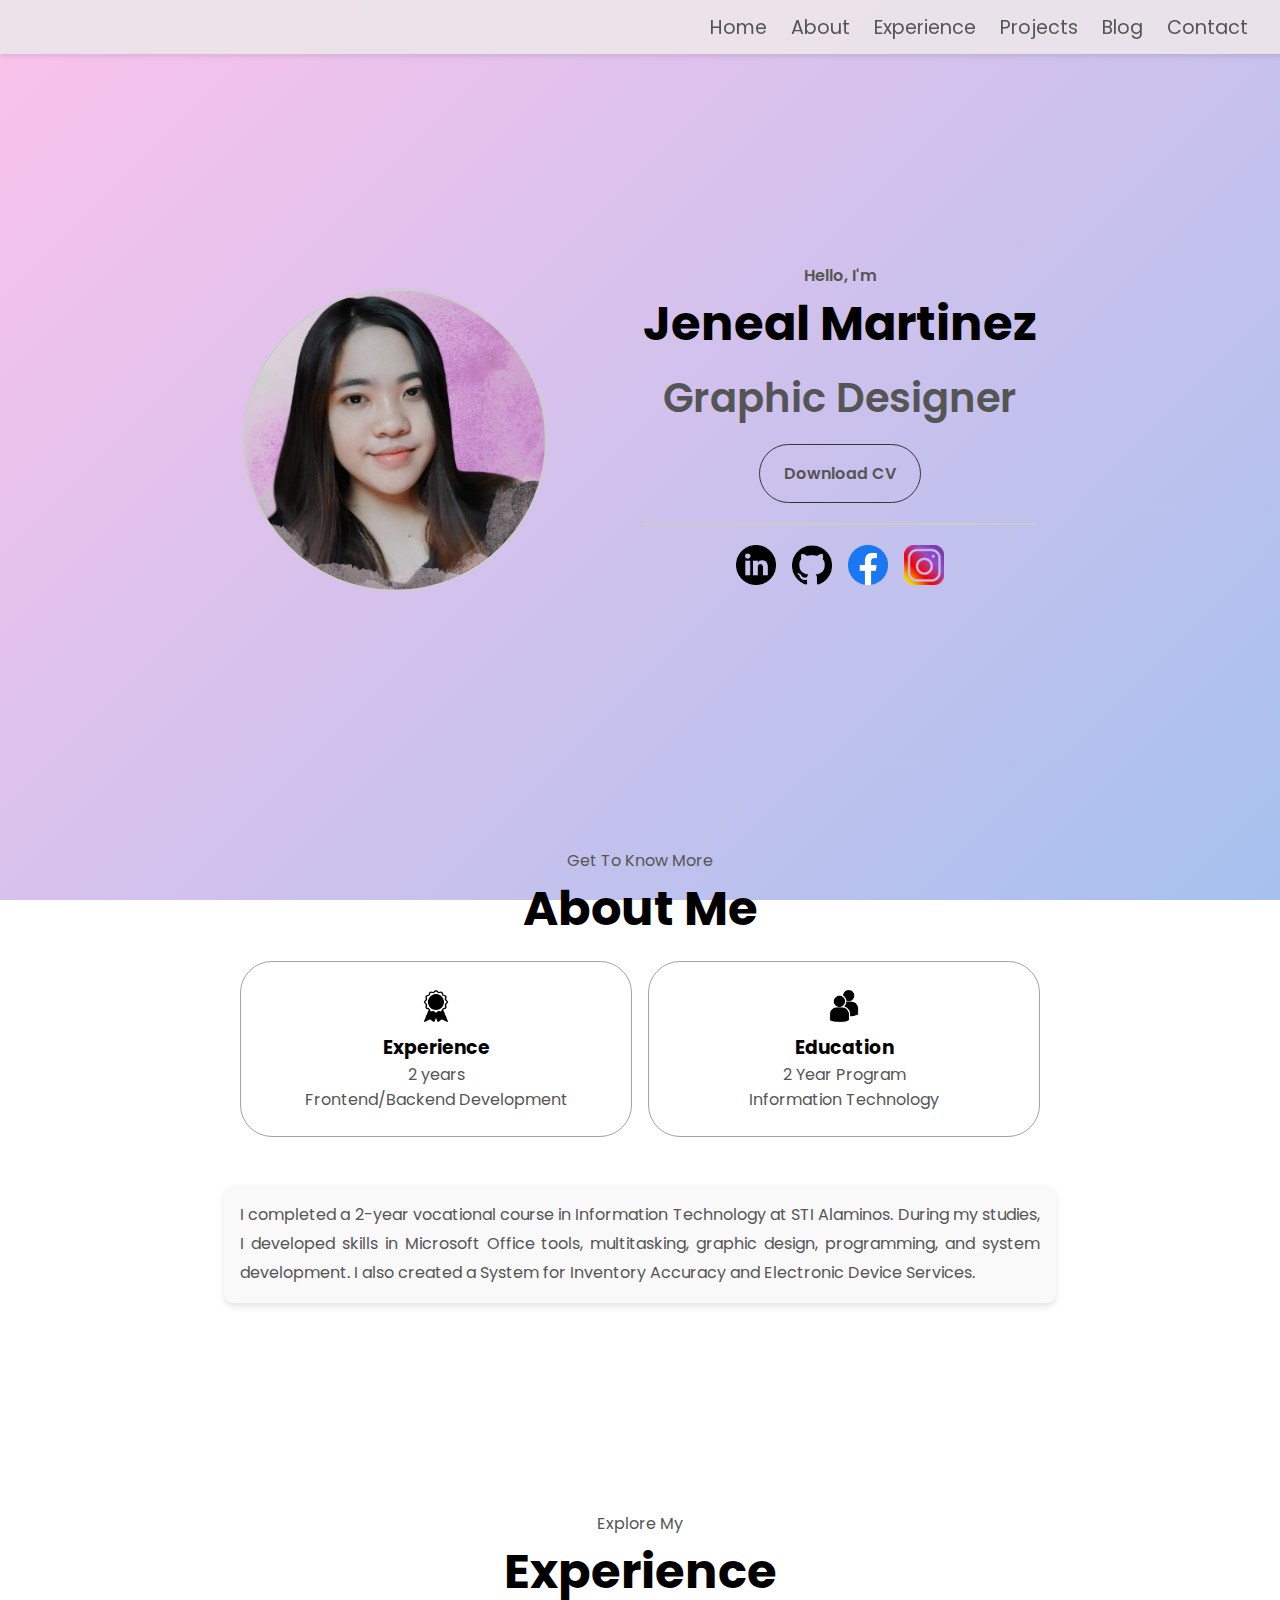
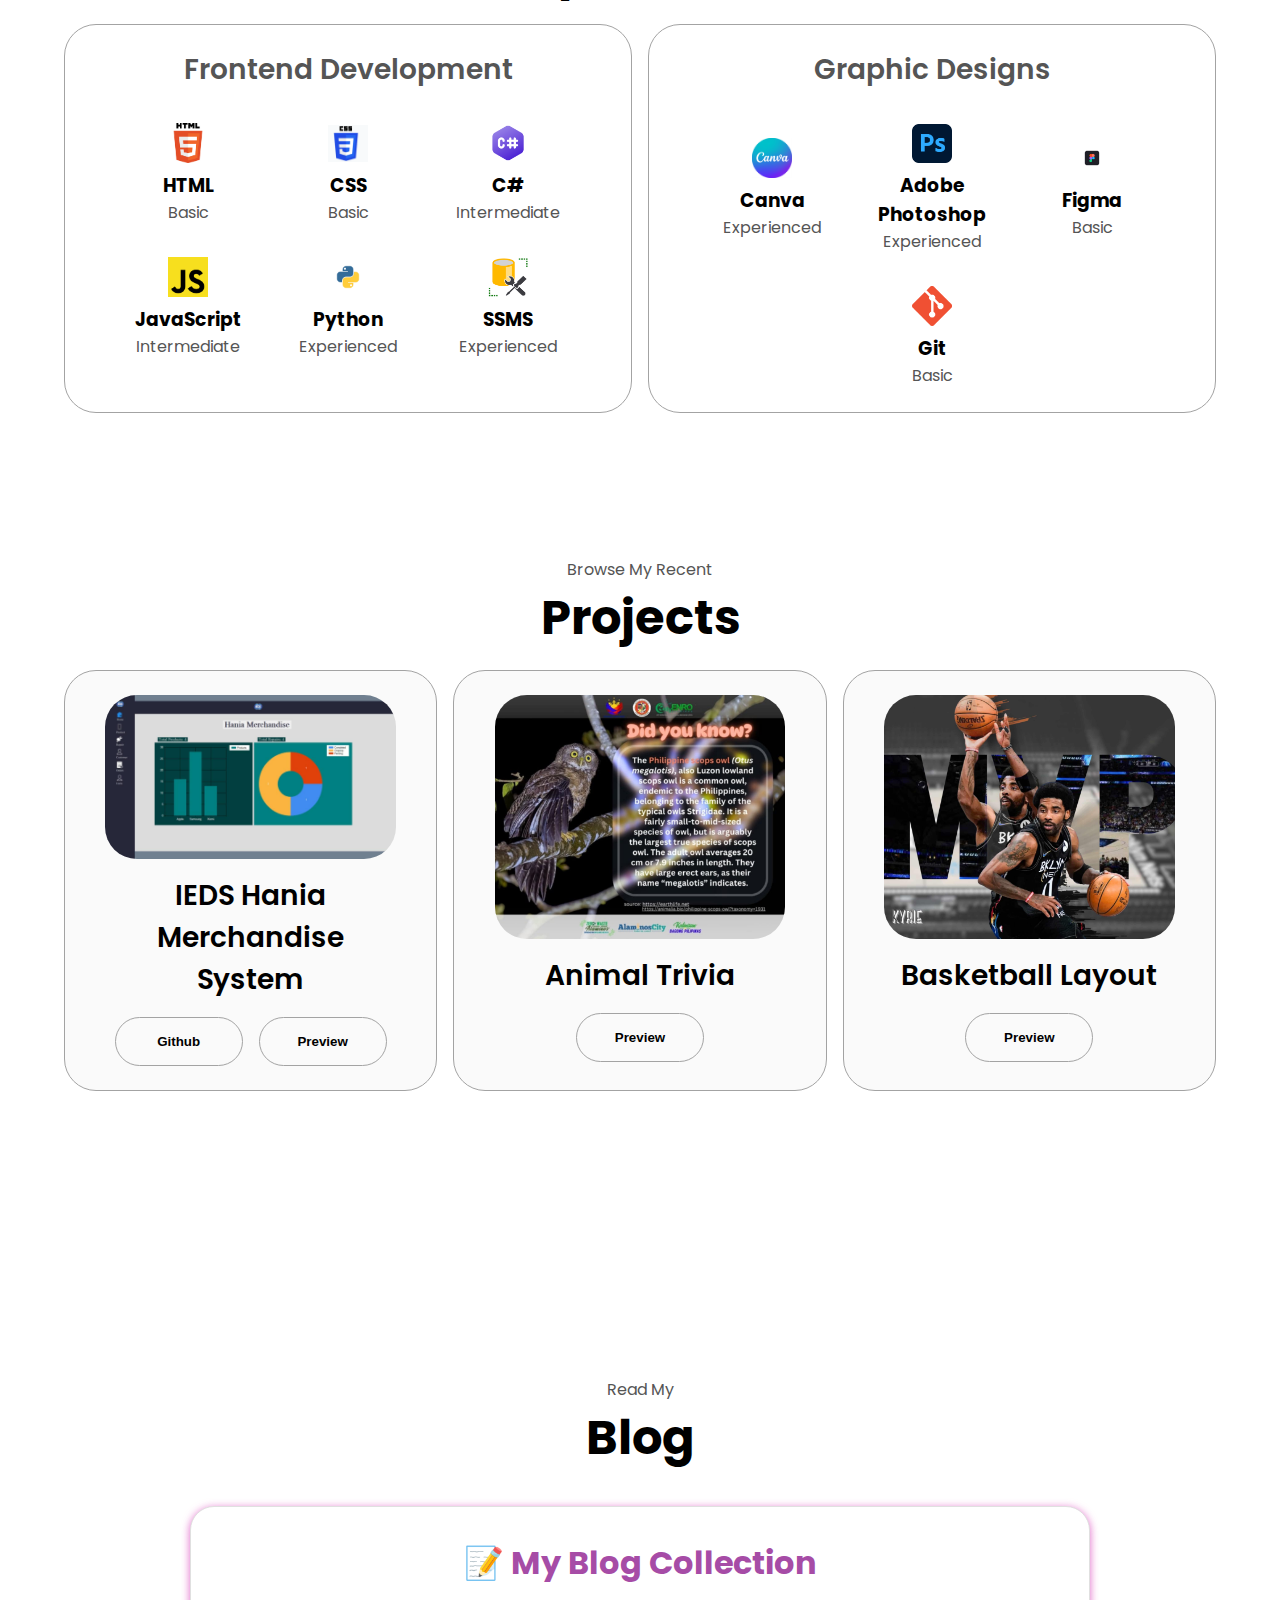
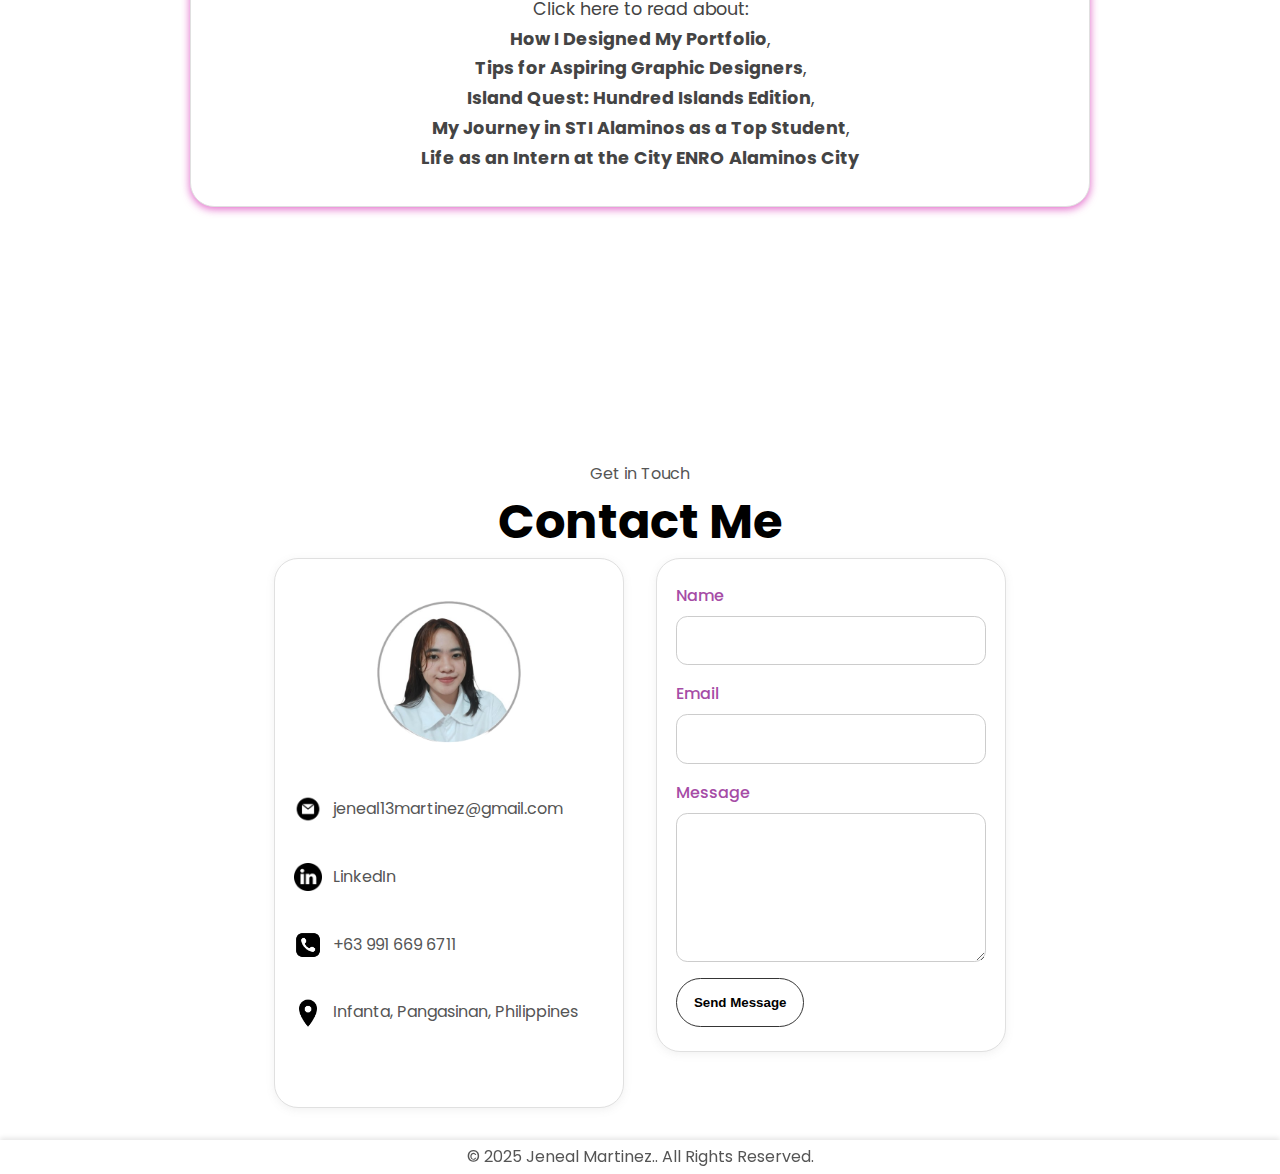
<file: index.html>
<!DOCTYPE html>
<html lang="en">
  <head>
    <meta charset="UTF-8" />
    <meta http-equiv="X-UA-Compatible" content="IE=edge" />
    <meta name="viewport" content="width=device-width, initial-scale=1.0" />
    <title>My Portfolio</title>
    <link rel="stylesheet" href="style.css" />
    <link rel="stylesheet" href="mediaqueries.css" />
  </head>
  <body>
    <nav id="desktop-nav">
      <div class="logo"></div>
      <div>
        <!-- Desktop Navigation -->
        <ul class="nav-links">
          <li><a href="#profile">Home</a></li>
          <li><a href="#about">About</a></li>
          <li><a href="#experience">Experience</a></li>
          <li><a href="#projects">Projects</a></li>
          <li><a href="#blog">Blog</a></li> <!-- Added Blog link -->
          <li><a href="#contact">Contact</a></li>
        </ul>
      </div>
    </nav>
    <nav id="jeneal-nav">
      <div class="logo"></div>
      <div class="jeneal-menu">
        <div class="jeneal-icon" onclick="toggleMenu()">
          <span></span>
          <span></span>
          <span></span>
        </div>
        <div class="menu-links">
          <!-- Mobile Navigation -->
          <li><a href="#profile" onclick="toggleMenu()">Home</a></li>
          <li><a href="#about" onclick="toggleMenu()">About</a></li>
          <li><a href="#experience" onclick="toggleMenu()">Experience</a></li>
          <li><a href="#projects" onclick="toggleMenu()">Projects</a></li>
          <li><a href="#blog" onclick="toggleMenu()">Blog</a></li> <!-- Added Blog link -->
          <li><a href="#contact" onclick="toggleMenu()">Contact</a></li>
        </div>
      </div>
    </nav>
    <section id="profile">
      <img src="./assets/Jeneal_HomeProfile-removebg-preview.png" alt="Jeneal profile picture" class="profile-pic" />
      <div class="section__text">
        <p class="section__text__p1">Hello, I'm</p>
        <h1 class="title">Jeneal Martinez</h1>
        <p class="section__text__p2">Graphic Designer</p>
        <div class="btn-container">
          <a href="./assets/JenealMartinez_CV_20250502_150521_0000.pdf" download="JenealMartinez-Resume.pdf" class="btn btn-color-2">
            Download CV
          </a>
        </div>
        <hr class="line-design" />
        <div id="socials-container">
          <img
            src="./assets/linkedin.png"
            alt="My LinkedIn profile"
            class="icon"
            onclick="location.href='https://linkedin.com/in/jenealmartinez'"
          />
          <img
            src="./assets/github.png"
            alt="My Github profile"
            class="icon"
            onclick="location.href='https://github.com/Neal701'"
          />
          <img
            src="./assets/facebook.png"
            alt="My Facebook profile"
            class="icon"
            onclick="location.href='https://www.facebook.com/share/15LpdYtJxr/'"
          />
          <img
            src="./assets/instagram.png"
            alt="My Instagram profile"
            class="icon"
            onclick="location.href='https://www.instagram.com/mjeneal?igsh=MXBxdzR1djFjbjJuOQ=='"
          />
        </div>
      </div>
    </section>
    <section id="about">
      <p class="section__text__p1">Get To Know More</p>
      <h1 class="title">About Me</h1>
      <div class="section-container">
        <div class="about-details-container">
          <div class="about-containers">
            <div class="details-container">
              <img
                src="./assets/experience.png"
                alt="Experience icon"
                class="icon"
              />
              <h3>Experience</h3>
              <p>2 years<br />Frontend/Backend Development</p>
            </div>
            <div class="details-container">
              <img
                src="./assets/education.png"
                alt="Education icon"
                class="icon"
              />
              <h3>Education</h3>
              <p>2 Year Program<br />Information Technology</p>
            </div>
          </div>
          <div class="text-container">
            <p>
              I completed a 2-year vocational course in Information Technology at STI Alaminos. During my studies, I developed skills in Microsoft Office tools, multitasking, graphic design, programming, and system development. I also created a System for Inventory Accuracy and Electronic Device Services.
            </p>
          </div>
        </div>
      </div>
    </section>
    <section id="experience">
      <p class="section__text__p1">Explore My</p>
      <h1 class="title">Experience</h1>
      <div class="experience-details-container">
        <div class="about-containers">
          <div class="details-container">
            <h2 class="experience-sub-title">Frontend Development</h2>
            <div class="article-container">
              <article>
                <img
                  src="./assets/html.png"
                  alt="Experience icon"
                  class="icon"
                />
                <div>
                  <h3>HTML</h3>
                  <p>Basic</p>
                </div>
              </article>
              <article>
                <img
                  src="./assets/css.webp"
                  alt="Experience icon"
                  class="icon"
                />
                <div>
                  <h3>CSS</h3>
                  <p>Basic</p>
                </div>
              </article>
              <article>
                <img
                  src="./assets/csharp.png"
                  alt="Experience icon"
                  class="icon"
                />
                <div>
                  <h3>C#</h3>
                  <p>Intermediate</p>
                </div>
              </article>
              <article>
                <img
                  src="./assets/javvaaa.png"
                  alt="Experience icon"
                  class="icon"
                />
                <div>
                  <h3>JavaScript</h3>
                  <p>Intermediate</p>
                </div>
              </article>
              <article>
                <img
                  src="./assets/python.webp"
                  alt="Experience icon"
                  class="icon"
                />
                <div>
                  <h3>Python</h3>
                  <p>Experienced</p>
                </div>
              </article>
              <article>
                <img
                  src="./assets/ssms.png"
                  alt="Experience icon"
                  class="icon"
                />
                <div>
                  <h3>SSMS</h3>
                  <p>Experienced</p>
                </div>
              </article>
            </div>
          </div>
          <div class="details-container">
            <h2 class="experience-sub-title">Graphic Designs</h2>
            <div class="article-container">
              <article>
                <img
                  src="./assets/canva.jpeg"
                  alt="Experience icon"
                  class="icon"
                />
                <div>
                  <h3>Canva</h3>
                  <p>Experienced</p>
                </div>
              </article>
              <article>
                <img
                  src="./assets/adobeps.png"
                  alt="Experience icon"
                  class="icon"
                />
                <div>
                  <h3>Adobe Photoshop</h3>
                  <p>Experienced</p>
                </div>
              </article>
              <article>
                <img
                  src="./assets/figma.jpg"
                  alt="Experience icon"
                  class="icon"
                />
                <div>
                  <h3>Figma</h3>
                  <p>Basic</p>
                </div>
              </article>
              <article>
                <img
                  src="./assets/git.png"
                  alt="Experience icon"
                  class="icon"
                />
                <div>   
                  <h3>Git</h3>
                  <p>Basic</p>
                </div>
              </article>
            </div>
          </div>
        </div>
      </div>
    </section>
    <section id="projects">
      <p class="section__text__p1">Browse My Recent</p>
      <h1 class="title">Projects</h1>
      <div class="experience-details-container">
        <div class="about-containers">
          <div class="details-container color-container">
            <div class="article-container">
              <img
                src="./assets/project-1.jpg"
                alt="Project 1"
                class="project-img"
              />
            </div>
            <h2 class="experience-sub-title project-title">IEDS Hania Merchandise System</h2>
            <div class="btn-container">
              <button
                class="btn btn-color-2 project-btn"
                onclick="location.href='https://github.com/Neal701/IEDS_Hania_Group4'"
              >
                Github
              </button>
              <button
                class="btn btn-color-2 project-btn"
                onclick="window.open('./assets/project-1.jpg')"
              >
                Preview
              </button>
            </div>
          </div>
          <div class="details-container color-container">
            <div class="article-container">
              <img
                src="./assets/project-2.jpg"
                alt="Project 2"
                class="project-img"
              />
            </div>
            <h2 class="experience-sub-title project-title">Animal Trivia</h2>
            <div class="btn-container">
              <button
                class="btn btn-color-2 project-btn"
                onclick="window.open('./assets/project-2.jpg')"
              >
                Preview
              </button>
            </div>
          </div>
          <div class="details-container color-container">
            <div class="article-container">
              <img
                src="./assets/project-3.jpg"
                alt="Project 3"
                class="project-img"
              />
            </div>
            <h2 class="experience-sub-title project-title">Basketball Layout</h2>
            <div class="btn-container">
              <button
                class="btn btn-color-2 project-btn"
                onclick="window.open('./assets/project-3.jpg')" 
              >
                Preview
              </button>
            </div>
          </div>
        </div>
      </div>
    </section>
     <section id="blog">
      <p class="section__text__p1">Read My</p>
      <h1 class="title">Blog</h1>
      <div class="blog-container" style="cursor:pointer;" onclick="window.open('blog.html', '_blank')">
        <div class="blog-post" style="text-align:center;">
          <h2 class="blog-title">📝 My Blog Collection</h2>
          <p class="blog-summary">
            Click here to read about:<br>
            <strong>How I Designed My Portfolio</strong>,<br>
            <strong>Tips for Aspiring Graphic Designers</strong>,<br>
            <strong>Island Quest: Hundred Islands Edition</strong>,<br>
            <strong>My Journey in STI Alaminos as a Top Student</strong>,<br>
            <strong>Life as an Intern at the City ENRO Alaminos City</strong>
          </p>
        </div>
      </div>
    </section>
    <section id="contact">
  <p class="section__text__p1">Get in Touch</p>
  <h1 class="title">Contact Me</h1>
  <div class="contact-flex-container">
    <div class="contact-info-upper-container">
      <!-- Profile Photo -->
      <div class="contact-photo-container" style="width:100%; display:flex; flex-direction:column; align-items:center;">
        <img
          src="./assets/Profile-Jeneal (2).png"
          alt="Jeneal Martinez"
          class="contact-photo"
          style="width: 100%; max-width: 180px; border-radius: 1rem; object-fit: cover; display: block; margin: 0 auto;"
        />
      </div>
      <div class="contact-info-container">
        <img
          src="./assets/email.png"
          alt="Email icon"
          class="icon contact-icon email-icon"
        />
        <p style="word-break:break-all;">
          <a href="mailto:jeneal13martinez@gmail.com">jeneal13martinez@gmail.com</a>
        </p>
      </div>
      <div class="contact-info-container">
        <img
          src="./assets/linkedin.png"
          alt="LinkedIn icon"
          class="icon contact-icon"
        />
        <p><a href="https://linkedin.com/in/jenealmartinez">LinkedIn</a></p>
      </div>
      <div class="contact-info-container">
        <img
          src="./assets/icons8-phone-50.png"
          alt="Phone icon"
          class="icon contact-icon"
        />
        <p><a href="tel:+639916696711">+63 991 669 6711</a></p>
      </div>
      <div class="contact-info-container">
        <img
          src="./assets/icons8-location-50.png"
          alt="Location icon"
          class="icon contact-icon"
        />
        <p>Infanta, Pangasinan, Philippines</p>
      </div>
      <div style="flex:1"></div>
    </div>
    <!-- Contact Form Start -->
    <form class="contact-form" action="https://formsubmit.co/jeneal13martinez@gmail.com" method="POST">
      <div class="form-group">
        <label for="name">Name</label>
        <input type="text" id="name" name="name" required>
      </div>
      <div class="form-group">
        <label for="email">Email</label>
        <input type="email" id="email" name="email" required>
      </div>
      <div class="form-group">
        <label for="message">Message</label>
        <textarea id="message" name="message" rows="5" required></textarea>
      </div>
      <!-- Optional: Prevent spam -->
      <input type="hidden" name="_captcha" value="false">
      <button type="submit" class="btn btn-color-2">Send Message</button>
    </form>
    <!-- Contact Form End -->
  </div>
</section>

    <footer>
      <p> &#169; 2025 Jeneal Martinez.. All Rights Reserved.</p>
    </footer>
    <script src="script.js"></script>
    <script>
function openBlogModal(post) {
  var content = {
    portfolio: `
      <h2>📝 How I Designed My Portfolio</h2>
      <p><strong>📅 May 2025</strong></p>
      <p>Designing this portfolio website was a fun and meaningful project for me. I wanted something that truly reflected my personality and skills—not just as a developer, but also as a graphic designer.</p>
      <h3>🧠 Planning the Structure</h3>
      <ul>
        <li>Home</li>
        <li>About Me</li>
        <li>Experience</li>
        <li>Blog</li>
        <li>Contact</li>
      </ul>
      <p>Then I drafted a layout sketch on paper and imagined how I wanted each section to flow visually. Keeping it simple and clean was my goal.</p>
      <h3>💻 Tools I Used</h3>
      <ul>
        <li><strong>Visual Studio Code:</strong> My main coding tool. I built the entire site using HTML, CSS, and JavaScript.</li>
        <li><strong>CSS Flexbox & Media Queries:</strong> These helped me make sure my site looks great on both desktop and mobile.</li>
        <li><strong>JavaScript:</strong> I used it for smooth scroll effects and simple interactivity.</li>
      </ul>
    `,
    design: `
      <h2>📝 Tips for Aspiring Graphic Designers</h2>
      <p><strong>📅 April 2025</strong></p>
      <p>Getting into graphic design can feel intimidating at first, but with the right tools and mindset, it becomes exciting and rewarding. Here’s what I’ve learned:</p>
      <h3>🛠 Tools That Help Me</h3>
      <ul>
        <li><strong>Canva:</strong> Great for fast and stylish designs like social posts, flyers, and presentations.</li>
        <li><strong>Photoshop:</strong> I use it for more advanced tasks like photo manipulation, detailed edits, and custom graphics.</li>
      </ul>
      <h3>💡 Practical Tips</h3>
      <ol>
        <li><strong>Master the Basics:</strong> Learn layout principles—like alignment, contrast, and whitespace. Canva is actually a good tool to practice this because it teaches layout visually.</li>
        <li><strong>Practice with Real-World Projects:</strong> Create mock logos, posters, or Instagram posts. The more you create, the more confident you become.</li>
        <li><strong>Save Your Work:</strong> Make a personal archive of all your designs. You’ll see your improvement and might even reuse past ideas in future projects.</li>
        <li><strong>Watch Tutorials:</strong> YouTube is full of design tips, Canva hacks, and Photoshop walkthroughs. You don’t need to take a course—just be curious and keep learning.</li>
        <li><strong>Accept Feedback:</strong> Don’t be afraid to ask friends or post in Facebook groups for opinions. Feedback will help you grow faster than working in a vacuum.</li>
      </ol>
      <blockquote>🌟 “You don’t need expensive tools to be a good designer—just creativity, curiosity, and consistency.”</blockquote>
    `
  };
  document.getElementById('blogModalBody').innerHTML = content[post];
  document.getElementById('blogModal').style.display = 'flex';
}
function closeBlogModal() {
  document.getElementById('blogModal').style.display = 'none';
}
</script>
  </body>
</html>
</file>
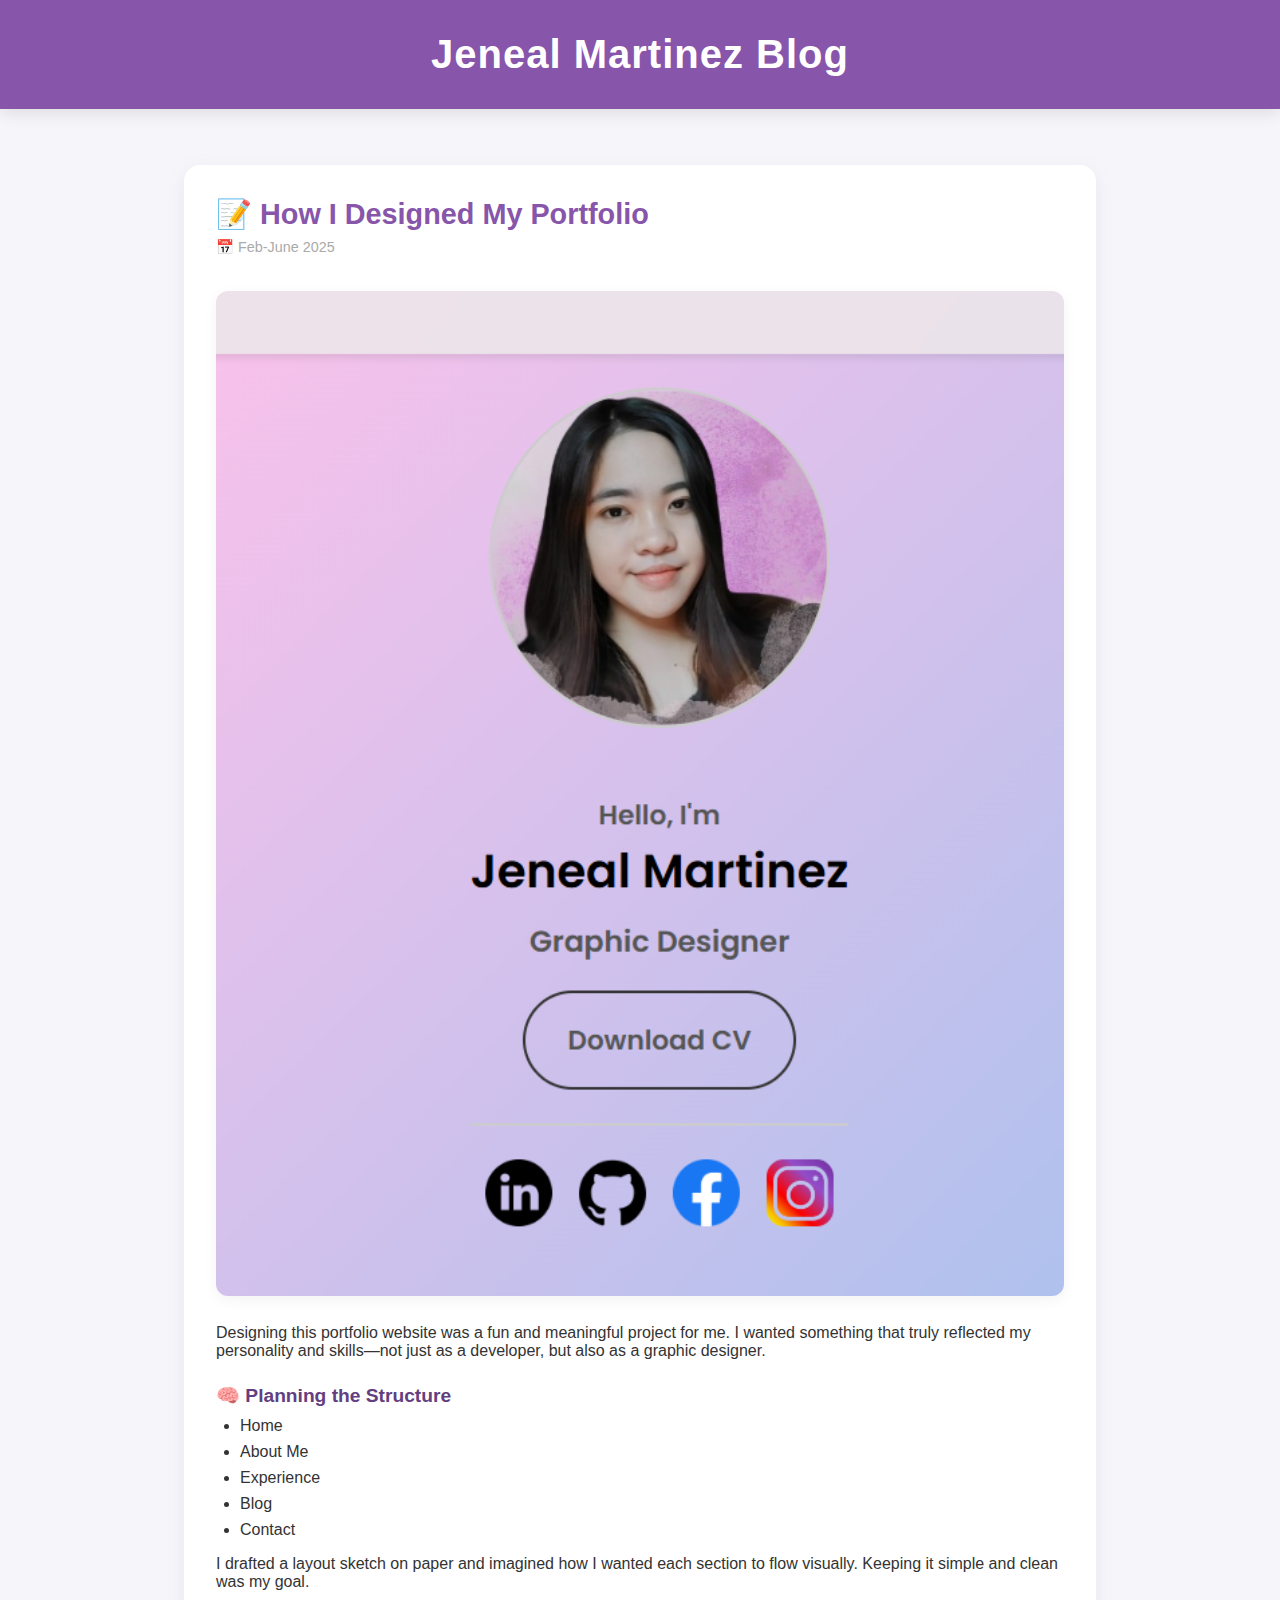
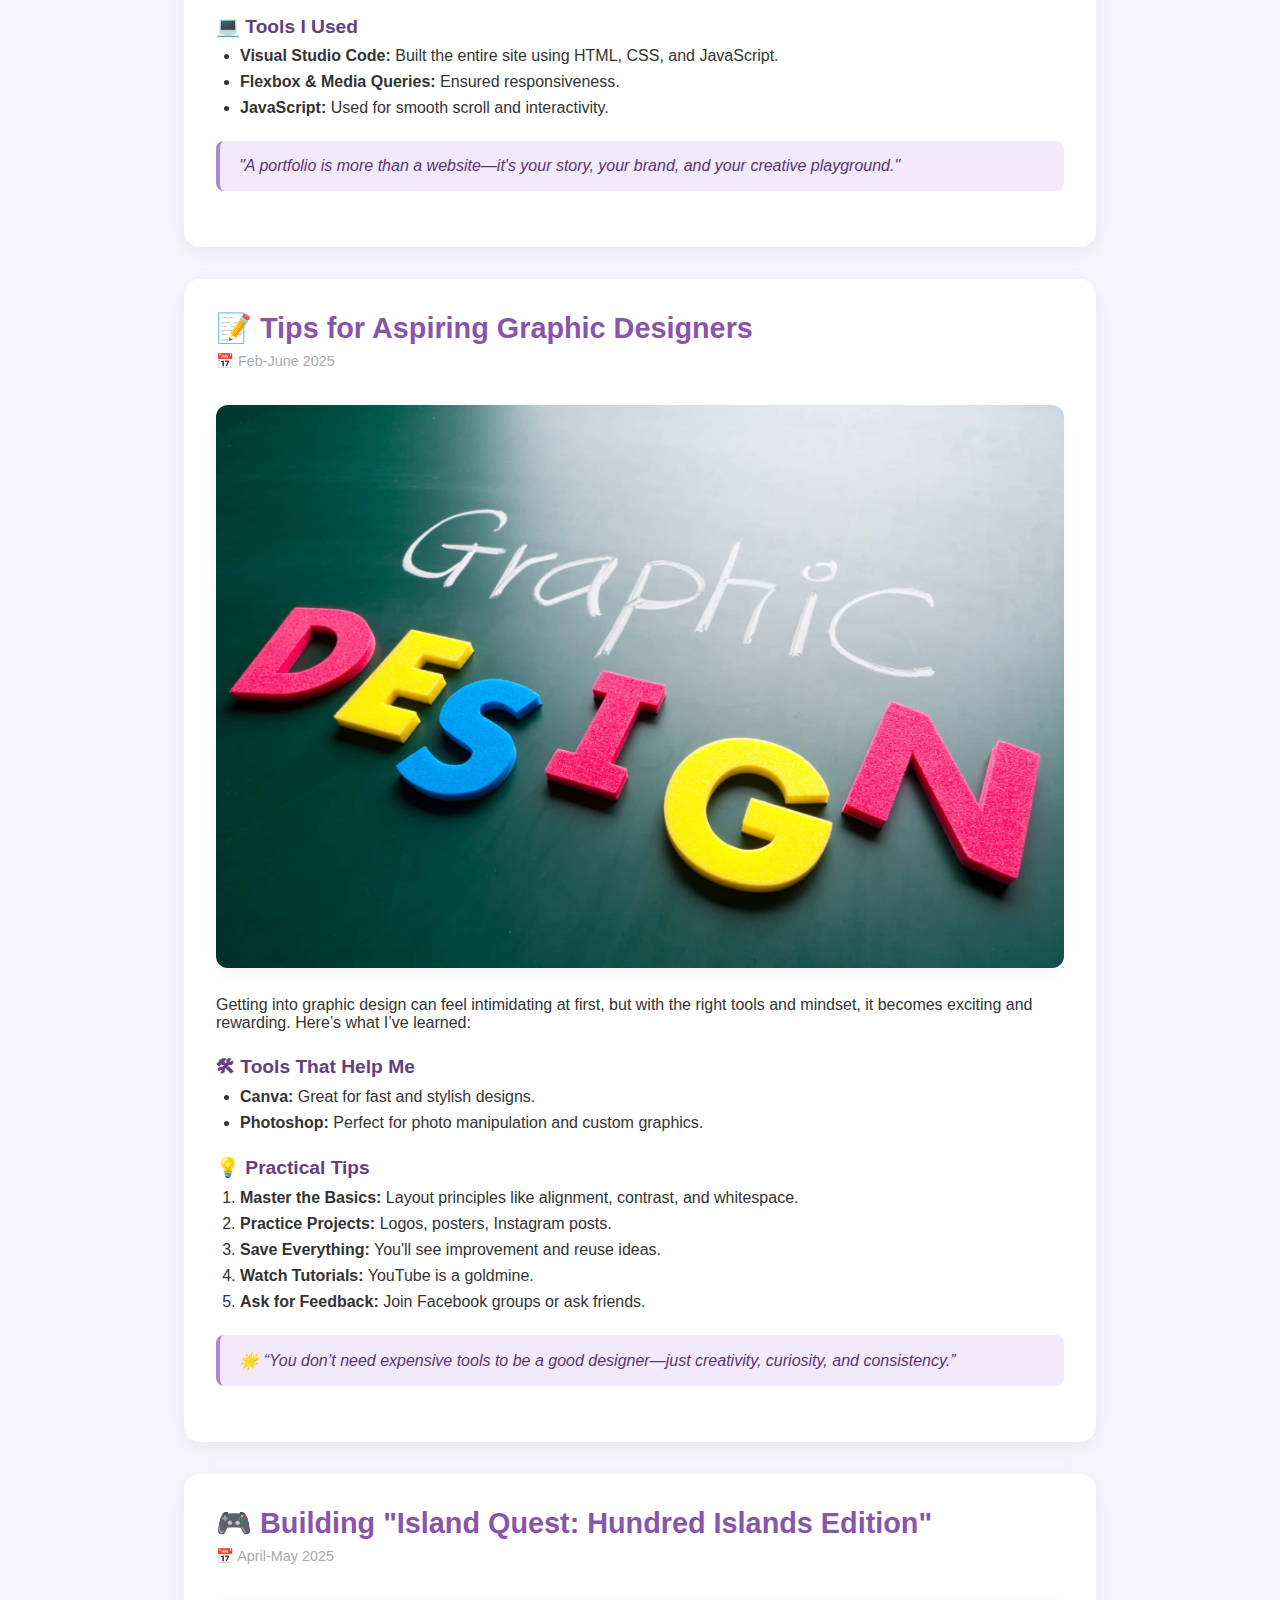
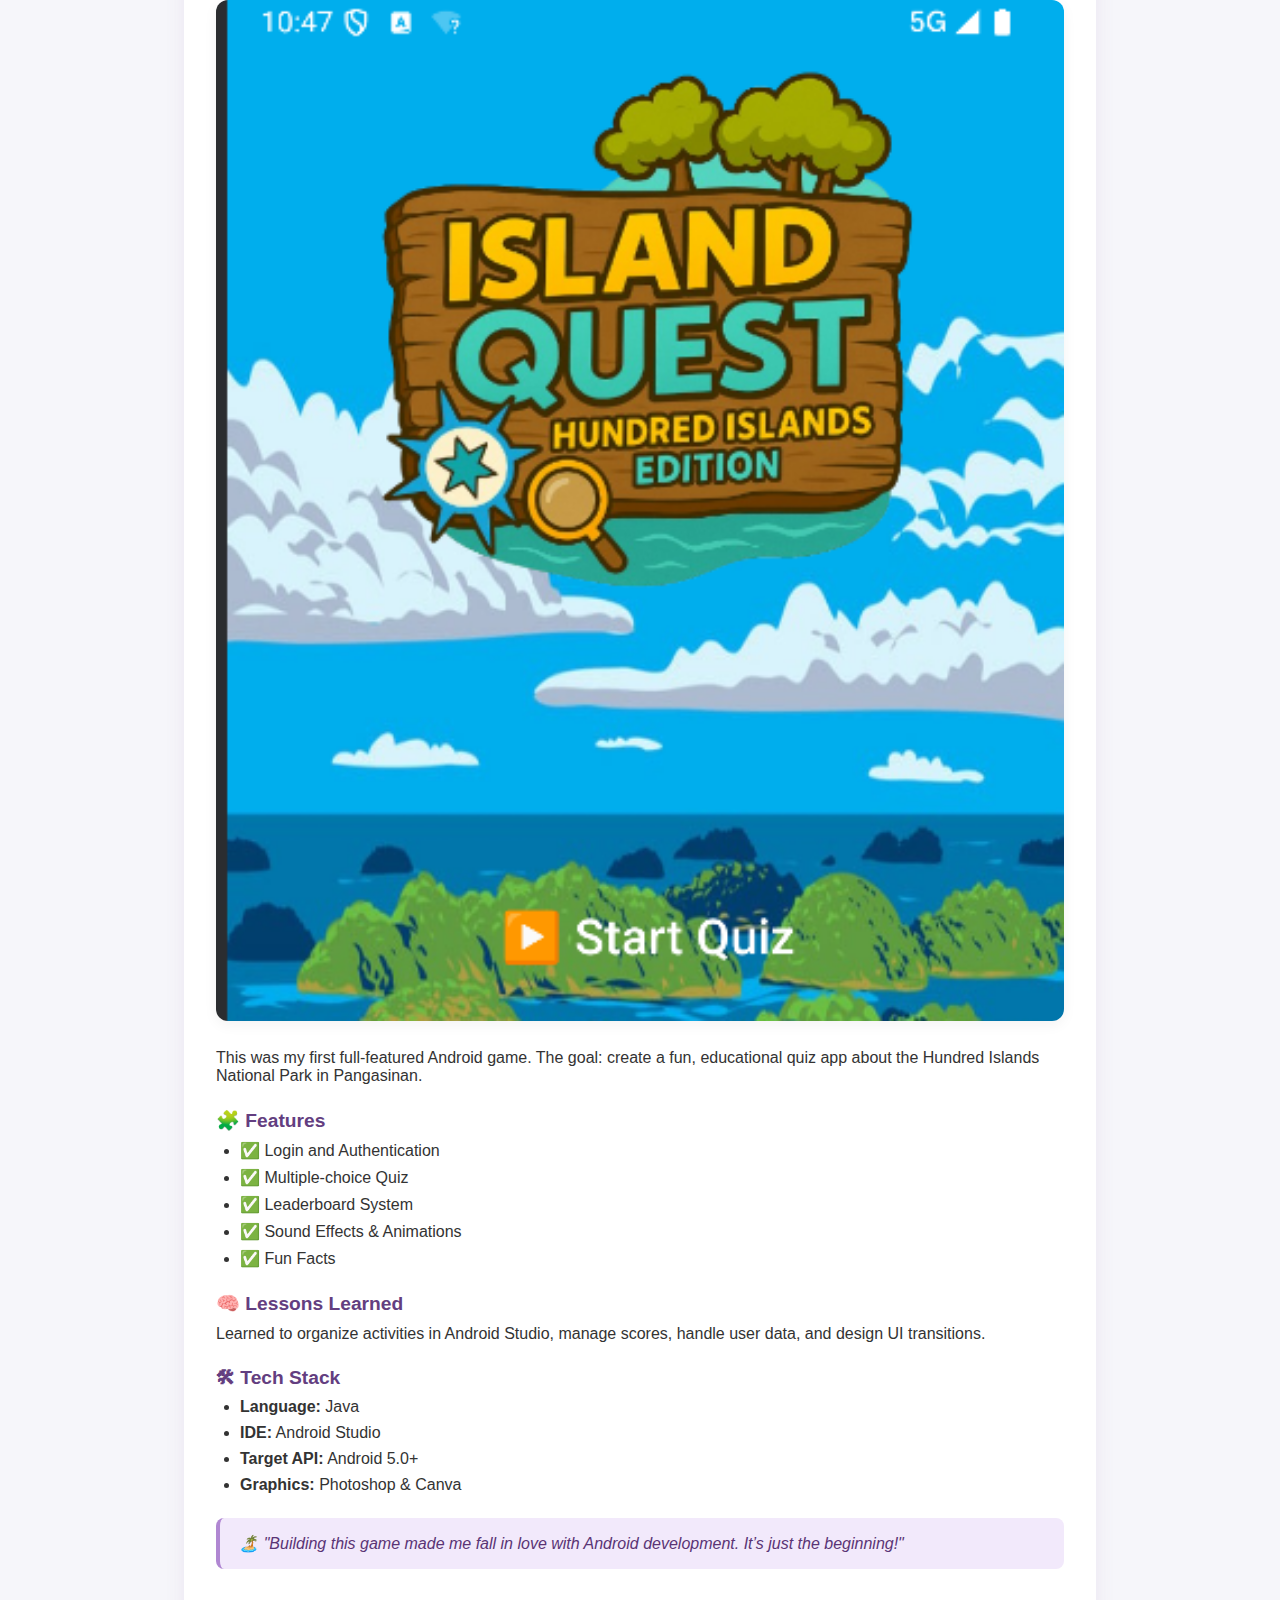
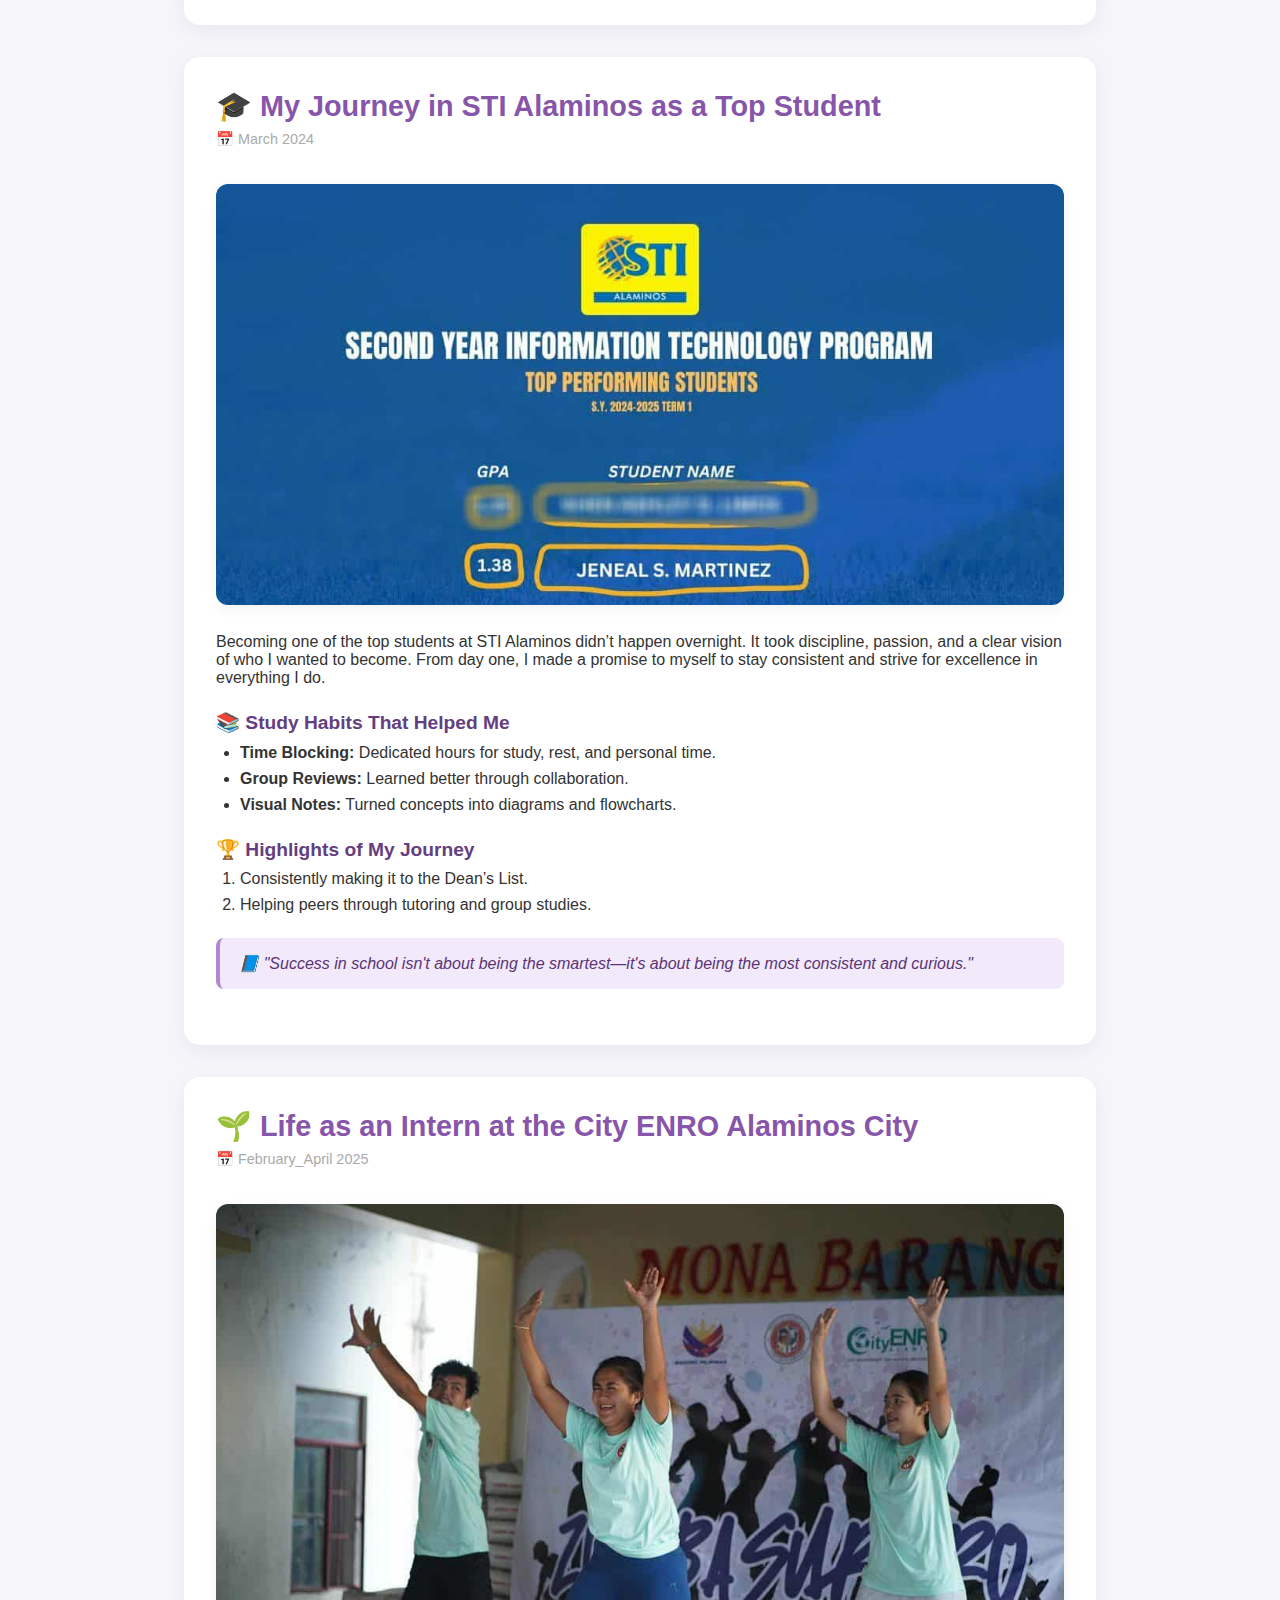
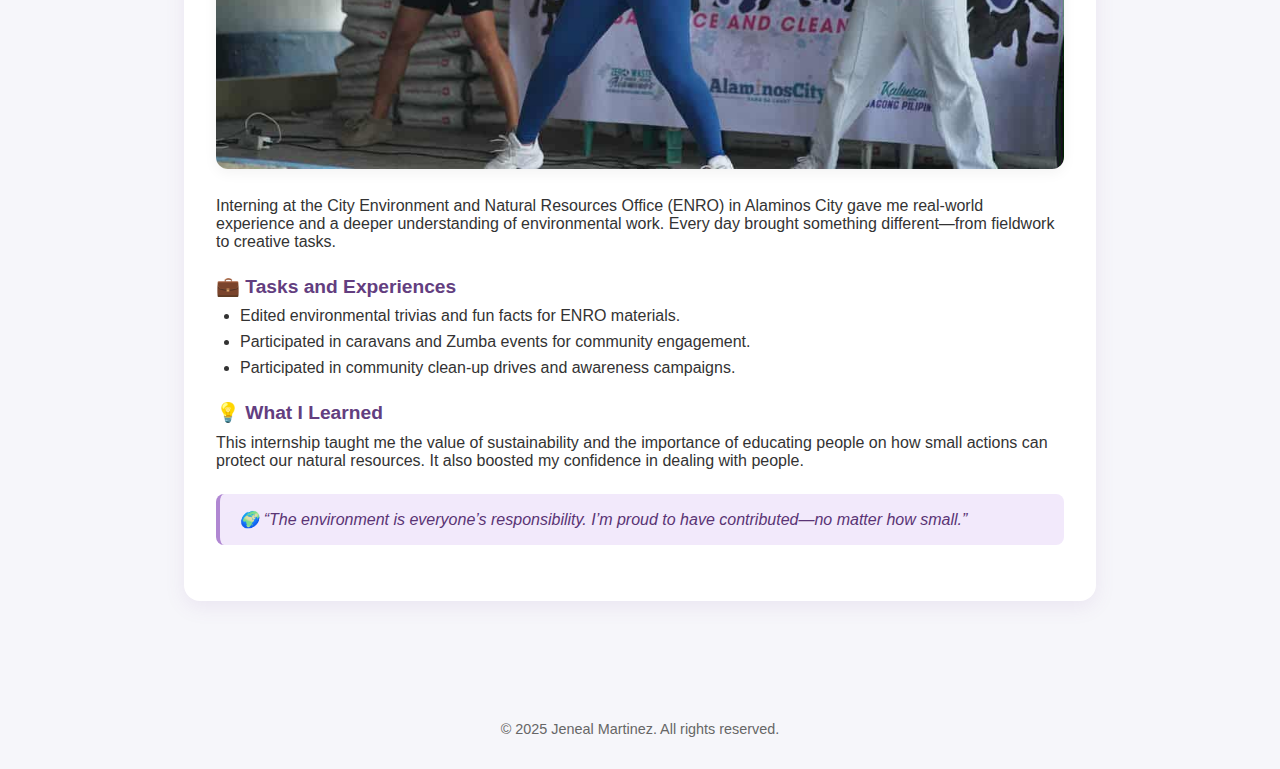
<file: blog.html>
<!DOCTYPE html>
<html lang="en">
<head>
  <meta charset="UTF-8" />
  <meta name="viewport" content="width=device-width, initial-scale=1.0"/>
  <title>Jeneal Martinez Blog</title>
  <style>
    * {
      margin: 0;
      padding: 0;
      box-sizing: border-box;
    }

    body {
      font-family: 'Poppins', sans-serif;
      background: #f6f6fa;
      color: #333;
    }

    header {
      background: #8755aa;
      color: white;
      padding: 2rem 0;
      text-align: center;
      box-shadow: 0 4px 16px rgba(0, 0, 0, 0.1);
    }

    header h1 {
      font-size: 2.5rem;
      letter-spacing: 1px;
    }

    .container {
      max-width: 960px;
      margin: 2rem auto;
      padding: 1.5rem;
    }

    .blog-article {
      background: white;
      border-radius: 16px;
      padding: 2rem;
      margin-bottom: 2rem;
      box-shadow: 0 6px 20px rgba(135, 85, 170, 0.1);
      transition: transform 0.2s ease;
    }

    .blog-article:hover {
      transform: translateY(-5px);
    }

    .blog-title {
      font-size: 1.8rem;
      color: #8755aa;
      margin-bottom: 0.5rem;
    }

    .blog-date {
      color: #aaa;
      font-size: 0.9rem;
      margin-bottom: 1.2rem;
      display: block;
    }

    .blog-article img {
      width: 100%;
      border-radius: 12px;
      margin: 1rem 0 1.5rem;
      box-shadow: 0 4px 14px rgba(0, 0, 0, 0.05);
    }

    .blog-article h3 {
      color: #633e80;
      font-size: 1.2rem;
      margin-top: 1.5rem;
      margin-bottom: 0.6rem;
    }

    .blog-article p {
      margin-bottom: 1rem;
    }

    .blog-article ul,
    .blog-article ol {
      margin-left: 1.5rem;
      margin-bottom: 1rem;
    }

    .blog-article li {
      margin-bottom: 0.5rem;
    }

    .blog-article blockquote {
      background: #f2e9fb;
      border-left: 4px solid #b087d2;
      margin: 1.5rem 0;
      padding: 1rem 1.2rem;
      font-style: italic;
      border-radius: 8px;
      color: #5a3475;
    }

    footer {
      text-align: center;
      padding: 2rem 0;
      font-size: 0.9rem;
      color: #666;
    }

    @media (max-width: 600px) {
      header h1 {
        font-size: 1.7rem;
      }

      .blog-title {
        font-size: 1.4rem;
      }

      .blog-article {
        padding: 1.2rem;
      }
    }
  </style>
</head>
<body>

  <header>
    <h1>Jeneal Martinez Blog</h1>
  </header>

  <div class="container">
    <article class="blog-article">
      <h2 class="blog-title">📝 How I Designed My Portfolio</h2>
      <span class="blog-date">📅 Feb-June 2025</span>
      <img src="assets/portfolio.png" alt="Portfolio Design" onerror="this.style.display='none';">
      <p>Designing this portfolio website was a fun and meaningful project for me. I wanted something that truly reflected my personality and skills—not just as a developer, but also as a graphic designer.</p>
      <h3>🧠 Planning the Structure</h3>
      <ul>
        <li>Home</li>
        <li>About Me</li>
        <li>Experience</li>
        <li>Blog</li>
        <li>Contact</li>
      </ul>
      <p>I drafted a layout sketch on paper and imagined how I wanted each section to flow visually. Keeping it simple and clean was my goal.</p>
      <h3>💻 Tools I Used</h3>
      <ul>
        <li><strong>Visual Studio Code:</strong> Built the entire site using HTML, CSS, and JavaScript.</li>
        <li><strong>Flexbox & Media Queries:</strong> Ensured responsiveness.</li>
        <li><strong>JavaScript:</strong> Used for smooth scroll and interactivity.</li>
      </ul>
      <blockquote>"A portfolio is more than a website—it's your story, your brand, and your creative playground."</blockquote>
    </article>

    <article class="blog-article">
      <h2 class="blog-title">📝 Tips for Aspiring Graphic Designers</h2>
      <span class="blog-date">📅 Feb-June 2025</span>
      <img src="assets/graphic.jpg" alt="Graphic Design Tips" onerror="this.style.display='none';">
      <p>Getting into graphic design can feel intimidating at first, but with the right tools and mindset, it becomes exciting and rewarding. Here’s what I’ve learned:</p>
      <h3>🛠 Tools That Help Me</h3>
      <ul>
        <li><strong>Canva:</strong> Great for fast and stylish designs.</li>
        <li><strong>Photoshop:</strong> Perfect for photo manipulation and custom graphics.</li>
      </ul>
      <h3>💡 Practical Tips</h3>
      <ol>
        <li><strong>Master the Basics:</strong> Layout principles like alignment, contrast, and whitespace.</li>
        <li><strong>Practice Projects:</strong> Logos, posters, Instagram posts.</li>
        <li><strong>Save Everything:</strong> You'll see improvement and reuse ideas.</li>
        <li><strong>Watch Tutorials:</strong> YouTube is a goldmine.</li>
        <li><strong>Ask for Feedback:</strong> Join Facebook groups or ask friends.</li>
      </ol>
      <blockquote>🌟 “You don’t need expensive tools to be a good designer—just creativity, curiosity, and consistency.”</blockquote>
    </article>

    <article class="blog-article">
      <h2 class="blog-title">🎮 Building "Island Quest: Hundred Islands Edition"</h2>
      <span class="blog-date">📅 April-May 2025</span>
      <img src="assets/Screenshot_Island.png" alt="Island Quest Screenshot" onerror="this.style.display='none';">
      <p>This was my first full-featured Android game. The goal: create a fun, educational quiz app about the Hundred Islands National Park in Pangasinan.</p>
      <h3>🧩 Features</h3>
      <ul>
        <li>✅ Login and Authentication</li>
        <li>✅ Multiple-choice Quiz</li>
        <li>✅ Leaderboard System</li>
        <li>✅ Sound Effects & Animations</li>
        <li>✅ Fun Facts</li>
      </ul>
      <h3>🧠 Lessons Learned</h3>
      <p>Learned to organize activities in Android Studio, manage scores, handle user data, and design UI transitions.</p>
      <h3>🛠 Tech Stack</h3>
      <ul>
        <li><strong>Language:</strong> Java</li>
        <li><strong>IDE:</strong> Android Studio</li>
        <li><strong>Target API:</strong> Android 5.0+</li>
        <li><strong>Graphics:</strong> Photoshop & Canva</li>
      </ul>
      <blockquote>🏝️ "Building this game made me fall in love with Android development. It’s just the beginning!"</blockquote>
    </article>

    <article class="blog-article">
      <h2 class="blog-title">🎓 My Journey in STI Alaminos as a Top Student</h2>
      <span class="blog-date">📅 March 2024</span>
      <img src="assets/Top.jpg" alt="STI Alaminos Journey" onerror="this.style.display='none';">
      <p>Becoming one of the top students at STI Alaminos didn’t happen overnight. It took discipline, passion, and a clear vision of who I wanted to become. From day one, I made a promise to myself to stay consistent and strive for excellence in everything I do.</p>
      <h3>📚 Study Habits That Helped Me</h3>
      <ul>
        <li><strong>Time Blocking:</strong> Dedicated hours for study, rest, and personal time.</li>
        <li><strong>Group Reviews:</strong> Learned better through collaboration.</li>
        <li><strong>Visual Notes:</strong> Turned concepts into diagrams and flowcharts.</li>
      </ul>
      <h3>🏆 Highlights of My Journey</h3>
      <ol>
        <li>Consistently making it to the Dean’s List.</li>
        <li>Helping peers through tutoring and group studies.</li>
      </ol>
      <blockquote>📘 "Success in school isn't about being the smartest—it's about being the most consistent and curious."</blockquote>
    </article>

    <article class="blog-article">
      <h2 class="blog-title">🌱 Life as an Intern at the City ENRO Alaminos City</h2>
      <span class="blog-date">📅 February_April 2025</span>
      <img src="assets/Enro.jpg" alt="ENRO Internship" onerror="this.style.display='none';">
      <p>Interning at the City Environment and Natural Resources Office (ENRO) in Alaminos City gave me real-world experience and a deeper understanding of environmental work. Every day brought something different—from fieldwork to creative tasks.</p>
      <h3>💼 Tasks and Experiences</h3>
      <ul>
        <li>Edited environmental trivias and fun facts for ENRO materials.</li>
        <li>Participated in caravans and Zumba events for community engagement.</li>
        <li>Participated in community clean-up drives and awareness campaigns.</li>
      </ul>
      <h3>💡 What I Learned</h3>
      <p>This internship taught me the value of sustainability and the importance of educating people on how small actions can protect our natural resources. It also boosted my confidence in dealing with people.</p>
      <blockquote>🌍 “The environment is everyone’s responsibility. I’m proud to have contributed—no matter how small.”</blockquote>
    </article>
  </div>

  <footer>
    &copy; 2025 Jeneal Martinez. All rights reserved.
  </footer>
</body>
</html>
</file>
<file: style.css>
/* GENERAL */

@import url("https://fonts.googleapis.com/css2?family=Poppins:wght@300;400;500;600&display=swap");

* {
  margin: 0;
  padding: 0;
}

body {
  font-family: "Poppins", sans-serif;
  background: linear-gradient(135deg, #fbc2eb, #a6c1ee);
  background-attachment: fixed; 
}

html {
  scroll-behavior: smooth;
}

p {
  color: rgb(85, 85, 85);
}

/* TRANSITION */

a,
.btn {
  transition: all 300ms ease;
}

/* DESKTOP NAV */

nav {
  position: fixed; 
  top: 0; 
  width: 100%; 
  display: flex;
  justify-content: flex-end; /* Align navigation links to the right */
  align-items: center;
  height: 6vh;
  background: rgba(236, 229, 234, 0.9); 
  box-shadow: 0 2px 5px rgba(0, 0, 0, 0.1);
  z-index: 1000; 
  backdrop-filter: blur(10px); 
  padding-right: 2rem; /* Add padding to create space from the right edge */
}

.nav-links {
  gap: 1.5rem; 
  list-style: none;
  font-size: 1.2rem; 
  display: flex;
  margin-right: 2rem; /* Add margin to the right for spacing */
} 

a {
  color: rgb(85, 85, 85); 
  text-decoration: none;
}

a:hover {
  color: rgb(120, 120, 120); 
  text-decoration: underline;
  text-underline-offset: 0.5rem;
  text-decoration-color: rgb(181, 181, 181);
}

.logo {
  font-size: 2rem;
}

.logo:hover {
  cursor: default;
}

/* JENEAL MENU */

#jeneal-nav {
  display: none;
}

.jeneal-menu {
  position: relative;
  display: inline-block;
}

.jeneal-icon {
  display: flex;
  flex-direction: column;
  justify-content: space-between;
  height: 24px;
  width: 30px;
  cursor: pointer;
}

.jeneal-icon span {
  width: 100%;
  height: 2px;
  background-color: black;
  transition: all 0.3 ease-in-out;
}

.menu-links {
  position: absolute;
  top: 100%;
  right: 0;
  background-color: rgb(220, 110, 205);
  width: fit-content;
  max-height: 0;
  overflow: hidden;
  transition: all 0.3 ease-in-out;
}

.menu-links a {
  display: block;
  padding: 10px;
  text-align: center;
  font-size: 1.5rem;
  color: black;
  text-decoration: none;
  transition: all 0.3 ease-in-out;
}

.menu-links li {
  list-style: none;
}

.menu-links.open {
  max-height: 300px;
}

.jeneal-icon.open span:first-child {
  transform: rotate(45deg) translate(10px, 5px);
}

.jeneal-icon.open span:nth-child(2) {
  opacity: 0;
}

.jeneal-icon.open span:last-child {
  transform: rotate(-45deg) translate(10px, -5px);
}

.jeneal-icon span:first-child {
  transform: none;
}

.jeneal-icon span:first-child {
  opacity: 1;
}

.jeneal-icon span:first-child {
  transform: none;
}

/* SECTIONS */

section {
  display: flex;
  flex-direction: column;
  justify-content: center; 
  align-items: center; 
  height: 90vh; 
  padding: 3rem; 
  box-sizing: border-box; 
  scroll-margin-top: 10vh;
}

/* PROFILE SECTION */

#profile {
  display: flex;
  flex-direction: row; /* Align image and text side by side */
  height: 90vh; /* Full height of the viewport */
  justify-content: center; /* Center the content horizontally */
  align-items: center; /* Align the content vertically */
  gap: 9rem; /* Add spacing between the image and text */
  margin-top: 4rem;;
}

.profile-pic {
  width: 300px; /* Adjust the width of the image */
  height: 300px; /* Set the height equal to the width for a perfect circle */
  object-fit: cover; /* Ensure the image fits nicely */
  border-radius: 50%; /* Make the image circular */
  overflow: hidden; /* Ensure no content overflows the circular shape */
  border: 2px solid #ccc; /* Optional: Add a border for styling */
  margin-top: 2rem; /* Add some space above the image */
}

.section__text {
  text-align: left; /* Align text to the left */
}

.section__pic-container {
  display: flex;
  justify-content: right; 
  align-items: center;
  height: 600px; 
  width: 600px; 

}

.section__pic-container img {
  width: 100%;
  height: auto; 
  max-width: 800px; 
  max-height: 800px; 
  object-fit: cover;
  
}

.section__text p {
  font-weight: 600;
}

.section__text__p1 {
  text-align: center;
}

.section__text__p2 {
  text-align: center; 
  margin-top: 0.5rem;
  margin-bottom: 1rem; 
  font-size: 2.5rem;
}

.title {
  font-size: 3rem;
  text-align: center;
}

#socials-container {
  display: flex;
  justify-content: center;
  margin-top: 1rem;
  gap: 1rem;
}

.icon {
  cursor: pointer;
  height: 2.5rem;
  width: 2.5rem; 
  object-fit: contain; 
}

/* BUTTONS */

.btn-container {
  display: flex;
  justify-content: center;
  gap: 1rem;
  width: 100%;
  text-align: center;
}

.btn {
  font-weight: 600;
  transition: all 300ms ease;
  padding: 1rem;
  width: 8rem;
  border-radius: 2rem;
}

.btn-color-1,
.btn-color-2 {
  border: rgb(53, 53, 53) 0.1rem solid;
}

.btn-color-1:hover,
.btn-color-2:hover {
  cursor: pointer;
}

.btn-color-1,
.btn-color-2:hover {
  background: rgb(53, 53, 53);
  color: white;
}

.btn-color-1:hover {
  background: rgb(0, 0, 0);
}

.btn-color-2 {
  background: none;
}

.btn-color-2:hover {
  border: rgb(255, 255, 255) 0.1rem solid;
}

.btn-container {
  gap: 1rem;
}

/* ABOUT SECTION */

#about {
  position: relative;
  margin-top: 2rem; /* Remove unnecessary space above the container */
  padding-top: 0; /* Add minimal padding for spacing */
  margin-bottom: 5rem; /* Add space below the section */
}

.about-containers {
  gap: 1rem;
  margin-top: 0; /* Remove extra space above the contents */
  margin-bottom: 0; /* Keep consistent spacing below */
  padding: 1rem; /* Add padding inside the container */
}

.about-details-container {
  justify-content: center;
  flex-direction: column;
  padding: 0; /* Remove unnecessary padding */
}

.about-containers,
.about-details-container {
  display: flex;
}

.about-text-container {
  display: flex;
  justify-content: center;
  flex-direction: row;
  align-items: center;
  gap: 9rem;

}


.details-container {
  padding: 1.5rem;
  flex: 1;
  background: white;
  border-radius: 2rem;
  border: rgb(53, 53, 53) 0.1rem solid;
  border-color: rgb(163, 163, 163);
  text-align: center;
}

.section-container {
  gap: 4rem;
  height: 40%;
}

.section__pic-container {
  height: 600px;
  width: 600px;
  margin: auto 0;
}

/* EXPERIENCE SECTION */

#experience {
  position: relative;
}

.experience-sub-title {
  color: rgb(85, 85, 85);
  font-weight: 600;
  font-size: 1.75rem;
  margin-bottom: 2rem;
}

.experience-details-container {
  display: flex;
  justify-content: center;
  flex-direction: column;
}

.article-container {
  display: flex;
  flex-wrap: wrap; 
  justify-content: center; 
  align-items: center;
  gap: 2rem;
}

article {
  display: flex;
  flex-direction: column; 
  justify-content: center; 
  align-items: center; 
  width: 8rem; 
  gap: 0.5rem; 
}

article .icon {
  cursor: default;
}

/* PROJECTS SECTION */

#projects {
  position: relative;
  margin-top: 2rem; /* Remove unnecessary space above the container */
  margin-bottom: 2rem; /* Add space below the section */
}

.color-container {
  border-color: rgb(163, 163, 163);
  background: rgb(250, 250, 250);
}

.project-img {
  border-radius: 2rem;
  width: 90%;
  height: 90%;
}

.project-title {
  margin: 1rem;
  color: black;
}

.project-btn {
  color: black;
  border-color: rgb(163, 163, 163);
}

/* CONTACT */

#contact {
  width: 100%;
  max-width: 900px;
  margin: 0 auto 2rem auto;
  padding: 2rem 0 0 0;
  box-sizing: border-box;
  display: flex;
  flex-direction: column;
  align-items: center;
}

.contact-flex-container {
  display: flex;
  justify-content: center;
  align-items: stretch; /* Make children stretch to same height */
  gap: 2rem;
  width: 100%;
  max-width: 900px;
  box-sizing: border-box;
}

.contact-info-upper-container,
.contact-form {
  flex: 1 1 320px;
  max-width: 350px;
  min-width: 250px;
  background: #fff;
  border-radius: 1.5rem;
  border: 1px solid #e0e0e0;
  box-shadow: 0 2px 8px rgba(120,120,120,0.10);
  padding: 1.5rem 1.2rem; 
  box-sizing: border-box;
  display: flex;
  flex-direction: column;
  justify-content: center;
  height: 100%; /* Ensure both containers stretch equally */
}

.contact-info-upper-container {
  gap: 1.5rem;
  align-items: flex-start;
  /* Add this to fill vertical space if content is short */
  justify-content: center;
}

.contact-info-upper-container::after {
  content: "";
  flex: 1 1 auto;
  display: block;
}

.contact-info-container {
  display: flex;
  align-items: center;
  gap: 0.7rem;
  margin: 0.5rem 0;
}

.contact-info-container img.icon,
.contact-info-container .icon {
  width: 28px;
  height: 28px;
  object-fit: contain;
  display: inline-block;
  vertical-align: middle;
}

.contact-info-container p,
.contact-info-container a {
  margin: 0;
  padding: 0;
  font-size: 1rem;
  line-height: 1.3;
  display: inline-block;
  vertical-align: middle;
  color: #555;
}

/* Optional: Make sure email/link text aligns nicely with icon */
.contact-info-container a {
  text-decoration: none;
  color: inherit;
  transition: color 0.2s;
}

.contact-info-container a:hover {
  color: #a64ca6;
  text-decoration: underline;
}

.contact-form {
  gap: 1rem;
}

.form-group {
  display: flex;
  flex-direction: column;
  gap: 0.5rem;
}

.contact-form label {
  font-weight: 500;
  color: #a64ca6;
}

.contact-form input,
.contact-form textarea {
  padding: 0.7rem;
  border: 1px solid #ccc;
  border-radius: 0.7rem;
  font-size: 1rem;
  font-family: inherit;
  resize: vertical;
}

.contact-form input:focus,
.contact-form textarea:focus {
  outline: 2px solid #a64ca6;
  border-color: #a64ca6;
}

@media (max-width: 900px) {
  #contact,
  .contact-flex-container {
    max-width: 100vw;
    flex-direction: column;
    align-items: center;
    gap: 1.5rem;
  }
  .contact-info-upper-container,
  .contact-form {
    max-width: 100%;
    min-width: unset;
    width: 100%;
    height: auto; /* Reset height for mobile */
  }
}

/* FOOTER SECTION */

footer {
  display: flex; /* Enable flexbox */
  justify-content: center; /* Center horizontally */
  align-items: center; /* Center vertically */
  color: rgb(85, 85, 85); 
  text-align: center;
  box-shadow: 0 -2px 5px rgba(0, 0, 0, 0.1); 
  backdrop-filter: blur(10px); 
  height: 2vh; /* Adjust height as needed */
  padding: 0.5rem; /* Adjust padding as needed */
}

/* BLOG SECTION */

#blog {
  position: relative;
  margin-top: 2rem;
  margin-bottom: 2rem;
  width: 100%;
  min-height: 60vh;
  display: flex;
  flex-direction: column;
  align-items: center;
}

.blog-container {
  display: flex;
  flex-direction: column;
  gap: 2rem;
  width: 80%;
  max-width: 900px;
  margin: 2rem auto 0 auto;
  cursor: pointer;
}

.blog-post {
  border-width: 1.5px;
  border-style: solid;
  border-color: #e0e0e0;
  background: #fff;
  border-radius: 1.5rem;
  box-shadow: 0 2px 8px rgba(207, 7, 167, 0.622);
  padding: 2rem;
  transition: box-shadow 0.3s, transform 0.3s, background 0.3s, color 0.3s;
  text-align: center;
}

.blog-post:hover {
  box-shadow: 0 6px 24px  rgba(207, 7, 167, 0.622);
  background: #f7eafd;
  transform: translateY(-4px) scale(1.02);
  color: #a64ca6;
}

.blog-post:hover .blog-title,
.blog-post:hover .blog-date,
.blog-post:hover .blog-summary {
  color: #a64ca6;
}

.blog-title {
  font-size: 2rem;
  color: #a64ca6;
  margin-bottom: 0.5rem;
}

.blog-date {
  font-size: 0.95rem;
  color: #888;
  margin-bottom: 1rem;
}

.blog-summary {
  font-size: 1.1rem;
  color: #444;
  line-height: 1.7;
}

/* Responsive Blog Section */
@media (max-width: 768px) {
  .blog-container {
    width: 95%;
    padding: 0 0.5rem;
  }
  .blog-title {
    font-size: 1.3rem;
  }
  .blog-post {
    padding: 1rem;
  }
}

@media (max-width: 480px) {
  .blog-title {
    font-size: 1.1rem;
  }
  .blog-summary {
    font-size: 0.95rem;
  }
}

/* Responsive Design for #profile Section */
@media (max-width: 768px) {
  #profile {
    flex-direction: column; /* Stack the image and text vertically */
    gap: 1rem; /* Reduce the gap between the image and text */
    padding: 1rem; /* Add padding for smaller screens */
  }

  .profile-pic {
    width: 80%; /* Make the image smaller and responsive */
    max-width: 300px; /* Set a maximum width for the image */
  }

  .section__text {
    text-align: center; /* Center-align the text for smaller screens */
  }
}

@media (max-width: 480px) {
  .profile-pic {
    width: 100%; /* Make the image take full width */
    max-width: none; /* Remove the maximum width */
  }

  .section__text {
    font-size: 0.9rem; /* Adjust text size for very small screens */
  }

  .btn-container .btn {
    width: 100%; /* Make buttons take full width */
    padding: 0.8rem; /* Adjust padding for smaller buttons */
  }
}

/* LINE DESIGN */

.line-design {
  border: none;
  border-top: 2px solid #ccc; /* Adjust color and thickness */
  margin: 20px 0; /* Adjust spacing */
  width: 100%; /* Full width */
}

/* TEXT CONTAINER */

.text-container {
  max-width: 800px; /* Limit the width of the text container */
  margin: 2rem auto; /* Center the container and add spacing */
  text-align: justify; /* Justify the text for better readability */
  line-height: 1.8; /* Improve line spacing for readability */
  font-size: 1rem; /* Set a readable font size */
  padding: 1rem; /* Add padding for spacing inside the container */
  background-color: #f9f9f9; /* Optional: Add a light background for contrast */
  border-radius: 10px; /* Optional: Add rounded corners */
  box-shadow: 0 4px 6px rgba(0, 0, 0, 0.1); /* Optional: Add a subtle shadow */
}

/* Remove modal styles since blog is now a separate page */
.blog-modal,
.blog-modal-content,
.blog-modal-close {
  display: none !important;
}
</file>
<file: mediaqueries.css>
/* For screens smaller than 1400px */
@media screen and (max-width: 1400px) {
    #profile {
        height: 80vh;
        margin-bottom: 4rem;
        display: flex;
        flex-direction: row;
        align-items: center;
        gap: 6rem; /* Adjust spacing between elements */
    }
    .profile-pic {
        width: 300px;
        height: 300px;
    }
    .about-containers {
        flex-wrap: wrap;
    }
    #about,
    #experience,
    #contact,
    #projects {
        height: fit-content;
    }
}

/* For screens smaller than 1200px */
@media screen and (max-width: 1200px) {
    #desktop-nav {
        display: none;
    }
    #jeneal-nav {
        display: flex;
    }
    #experience,
    .experience-details-container {
        margin-top: 2rem;
    }
    #profile {
        height: auto;
        margin-bottom: 3rem;
        flex-direction: column; /* Stack content vertically */
        gap: 3rem;
    }
    .profile-pic {
        width: 220px;
        height: 220px;
    }
    .section__text {
        text-align: center;
        margin-top: 1rem;
    }
    .section-container {
        display: block;
    }
    .arrow {
        display: none;
    }
    section,
    .section-container {
        height: fit-content;
    }
    section {
        margin: 0 5%;
    }
    .section__pic-container {
        width: 275px;
        height: 275px;
        margin: 0 auto 2rem;
    }
    .about-containers {
        margin-top: 0;
    }
}

/* For screens smaller than 900px */
@media screen and (max-width: 900px) {
    #profile {
        gap: 2rem;
    }
    .profile-pic {
        width: 200px;
        height: 200px;
    }
}

/* For screens smaller than 600px */
@media screen and (max-width: 600px) {
    #contact,
    footer {
        height: auto; /* Allow content to dictate height */
        padding: 1rem; /* Add padding for better spacing */
    }
    #profile {
        height: auto;
        margin-top: 2rem;
        margin-bottom: 1rem;
        display: flex;
        flex-direction: column;
        align-items: center;
        gap: 1.5rem;
    }
    .profile-pic {
        width: 180px;
        height: 180px;
        margin-top: 1rem;
    }
    article {
        font-size: 1rem;
        line-height: 1.5; /* Improve readability */
    }
    footer nav {
        height: auto;
        margin-bottom: 1rem;
        text-align: center; /* Center-align footer navigation */
    }
    .about-containers,
    .contact-info-upper-container,
    .btn-container {
        flex-wrap: wrap;
        gap: 1rem; /* Add spacing between items */
    }
    .contact-info-container {
        margin: 0 auto; /* Center the container */
        text-align: center; /* Align text to center */
    }
    .contact-info-container p,
    .nav-links li a {
        font-size: 1rem;
    }
    .experience-sub-title {
        font-size: 1.2rem; /* Slightly smaller for small screens */
    }
    .logo {
        font-size: 1.5rem;
        margin-bottom: 1rem; /* Add spacing below the logo */
    }
    .nav-links {
        flex-direction: column;
        gap: 0.75rem; /* Increase spacing between links */
        text-align: center;
    }
    .section__text {
        text-align: center;
        margin-top: 1rem;
    }
    .profile-pic {
        width: 200px; /* Adjust size for smaller screens */
        height: 200px; /* Maintain circular shape */
        margin-top: 1rem; /* Add spacing above the profile picture */
    }
    .section__pic-container {
        width: 100%; /* Make the image container responsive */
        height: auto; /* Maintain aspect ratio */
        justify-content: center;
        margin-bottom: 1rem; /* Add spacing below */
    }
    .section__text__p2 {
        font-size: 1.1rem; /* Adjust font size for better fit */
    }
    .title {
        font-size: 1.75rem; /* Slightly smaller for small screens */
        text-align: center; /* Center-align titles */
    }
    .text-container {
        text-align: justify;
        padding: 0 1rem; /* Add padding for better spacing */
    }
}
</file>
